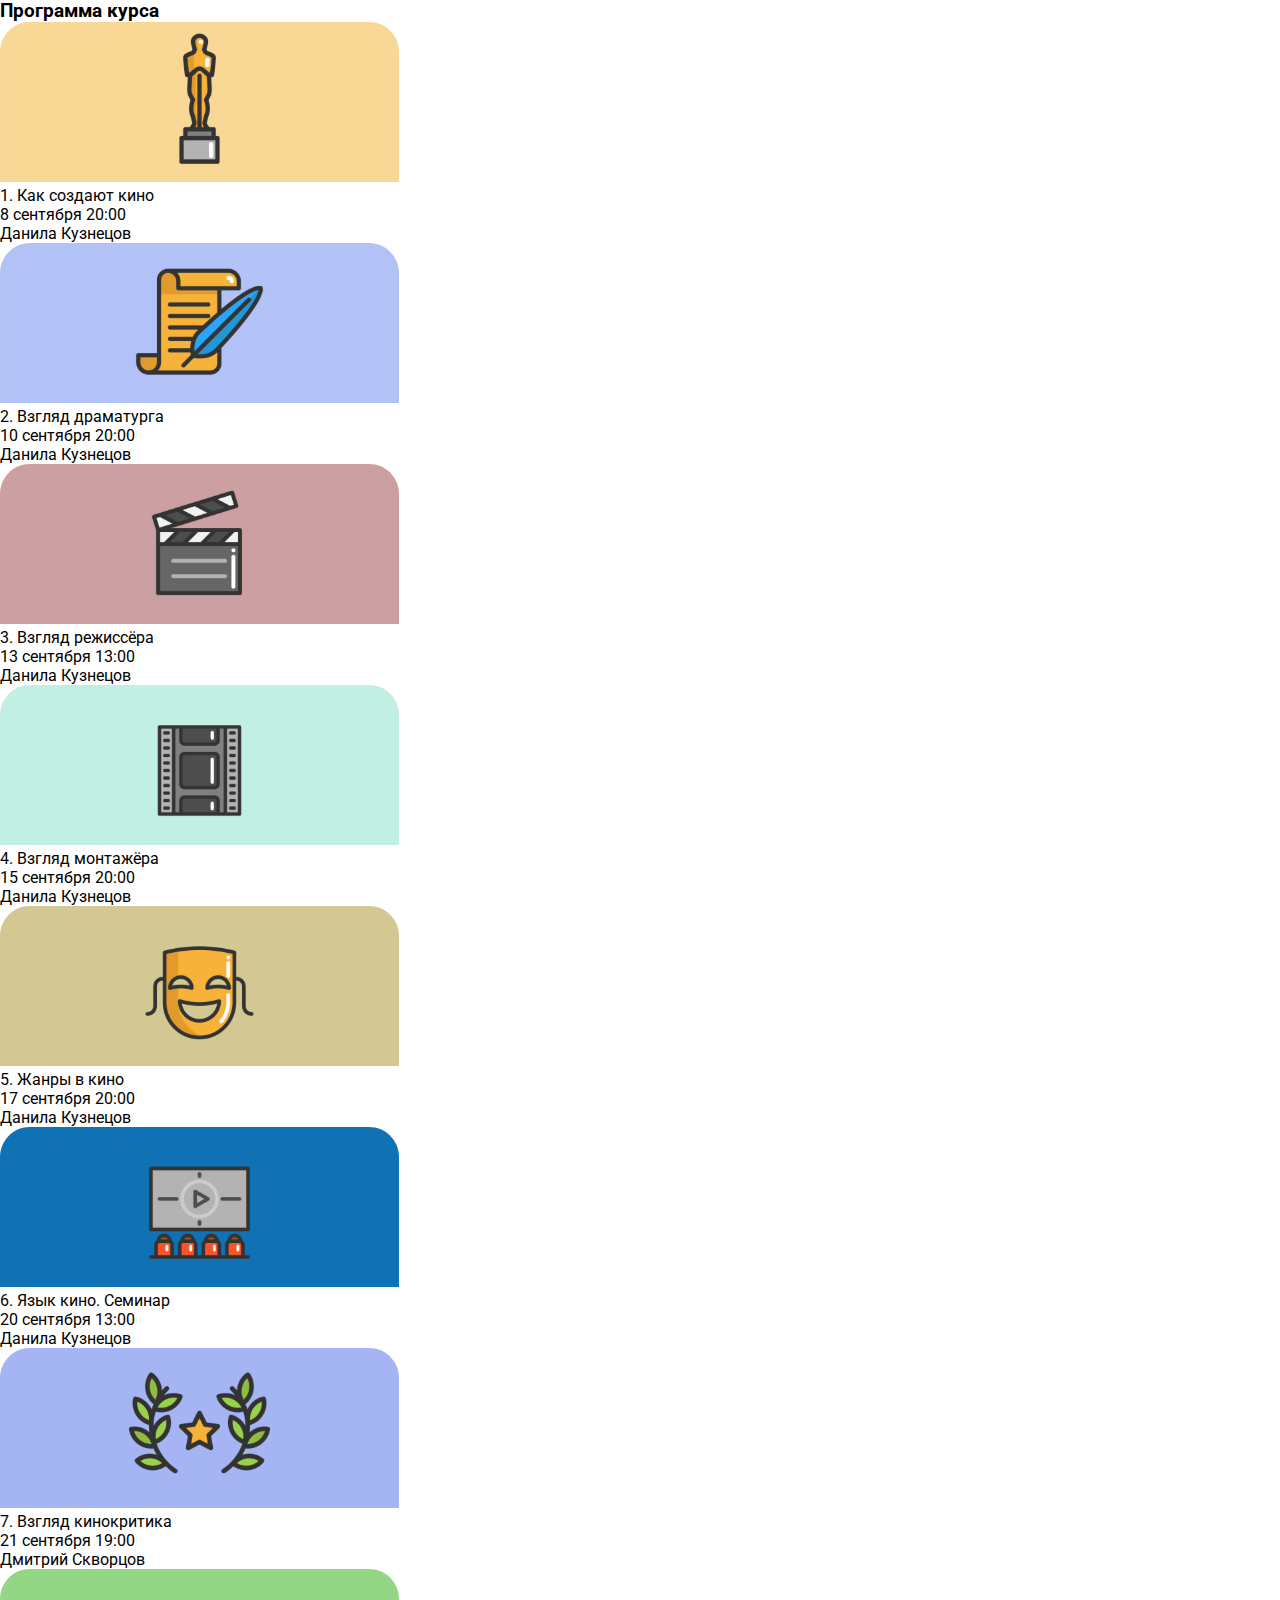
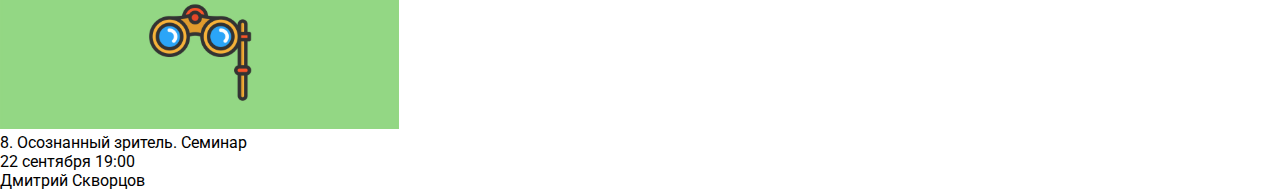
<file: index.html>
<!DOCTYPE html>
<html lang="en">

<head>
    <meta charset="UTF-8">
    <meta name="viewport" content="width=device-width, initial-scale=1.0">
    <link rel="stylesheet" href="style.css">
    <title>Document</title>
</head>

<body>
    <h3>Программа курса</h3>
    <div class="main">
        <div class="main-text">
            <img src="Rectangle 5.svg" alt="">
            <p class="one">1. Как создают кино</p>
            <p class="two">8 сентября 20:00 <br>
                Данила Кузнецов</p>
        </div>
        <div class="main-text">
            <img src="Rectangle 7.svg" alt="">
            <p class="one">2. Взгляд драматурга</p>
            <p class="two">10 сентября 20:00 <br>
                Данила Кузнецов</p>
        </div>
        <div class="main-text">
            <img src="Rectangle 9.svg" alt="">
            <p class="one">3. Взгляд режиссёра</p>
            <p class="two">13 сентября 13:00 <br>
                Данила Кузнецов</p>
        </div>
        <div class="main-text">
            <img src="Rectangle 13.svg" alt="">
            <p class="one">4. Взгляд монтажёра</p>
            <p class="two">15 сентября 20:00 <br>
                Данила Кузнецов</p>
        </div>
        <div class="main-text">
            <img src="Rectangle 14.svg" alt="">
            <p class="one">5. Жанры в кино</p>
            <p class="two">17 сентября 20:00 <br>
                Данила Кузнецов</p>
        </div>
        <div class="main-text">
            <img src="Rectangle 15.svg" alt="">
            <p class="one">6. Язык кино. Семинар</p>
            <p class="two">20 сентября 13:00 <br>
                Данила Кузнецов</p>
        </div>
        <div class="main-text">
            <img src="Rectangle 19.svg" alt="">
            <p class="one">7. Взгляд кинокритика</p>
            <p class="two">21 сентября 19:00 <br>
                Дмитрий Скворцов</p>
        </div>
        <div class="main-text">
            <img src="Rectangle 20.svg" alt="">
            <p class="one">8. Осознанный зритель.
                Семинар</p>
            <p class="two">22 сентября 19:00 <br>
                Дмитрий Скворцов</p>
        </div>
    </div>

</body>

</html>
</file>
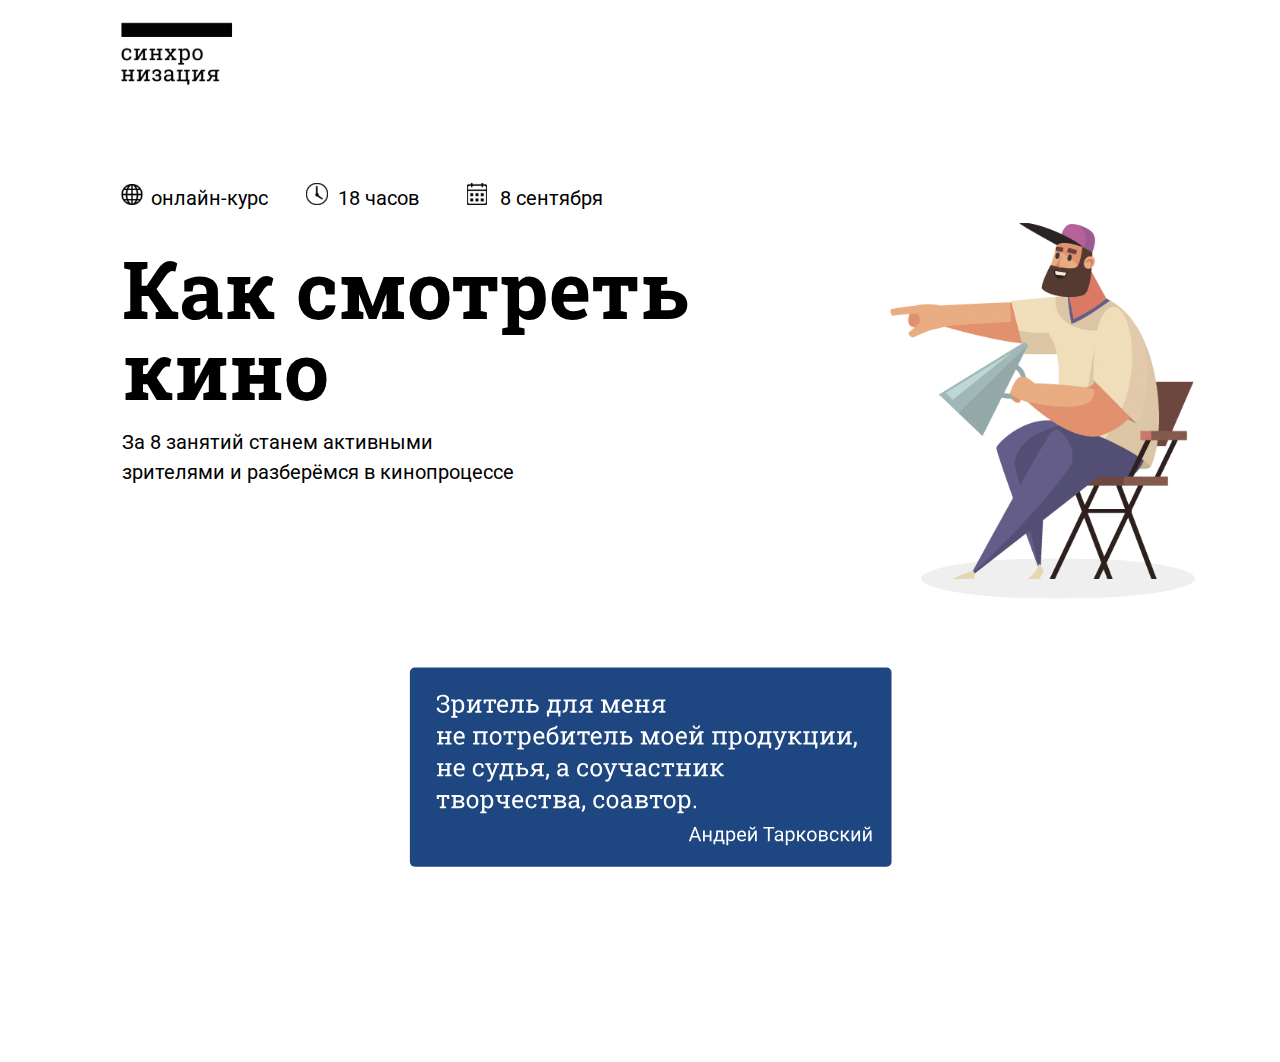
<file: fatima.html>
<!DOCTYPE html>
<html lang="ru">
<head>
    <meta charset="UTF-8">
    <meta name="viewport" content="width=device-width, initial-scale=1.0">
    <title>How Can Watch Kino</title>
    <link rel="preconnect" href="https://fonts.googleapis.com">
    <link rel="preconnect" href="https://fonts.gstatic.com" crossorigin>
    <link href="https://fonts.googleapis.com/css2?family=Montserrat:ital,wght@0,100..900;1,100..900&family=Noto+Sans+Georgian:wght@100..900&family=Roboto+Slab:wght@100..900&family=Roboto:ital,wght@0,100;0,300;0,400;0,500;0,700;0,900;1,100;1,300;1,400;1,500;1,700;1,900&display=swap" rel="stylesheet">
    <link rel="preconnect" href="https://fonts.googleapis.com">
    <link rel="preconnect" href="https://fonts.gstatic.com" crossorigin>
    <link href="https://fonts.googleapis.com/css2?family=Montserrat:ital,wght@0,100..900;1,100..900&family=Noto+Sans+Georgian:wght@100..900&family=Roboto+Slab:wght@100..900&family=Roboto:ital,wght@0,100;0,300;0,400;0,500;0,700;0,900;1,100;1,300;1,400;1,500;1,700;1,900&display=swap" rel="stylesheet">    
    <link rel="stylesheet" href="fatima.css">
</head>
<body>
    <div class="container">
        <div class="header">
        <img class="sync" src="logo_mobile_black 2.svg"  alt="sync">
        <ul>
            <li class="online"> онлайн-курс </li>
            <img class="globe" src="Frame.svg" alt="globe">
            <li class="hour"> 18 часов </li>
            <img class="clock" src="Frame (1).svg" alt="clock">
            <li class="september"> 8 сентября </li>
            <img class="calendar" src="Frame (2).svg" alt="calendar">
        </ul>
        </div>
        <div class="main">
        <h1>Как смотреть кино</h1>
        <h6>За 8 занятий станем активными зрителями и разберёмся в кинопроцессе</h6>
        <img class="director" src="Frame (3).svg" alt="director">
        <img class="ellipse" src="Ellipse 14.svg" alt="ellipse">
        </div>
        <div class="footer">
            <img class="author" src="Frame (4).svg" alt="author">
        </div>
</body>
</file>
<file: style.css>
@import url('https://fonts.googleapis.com/css2?family=Lato:ital,wght@0,100;0,300;0,400;0,700;0,900;1,100;1,300;1,400;1,700;1,900&family=Montserrat:ital,wght@0,100;0,200;0,300;0,400;0,500;0,600;0,700;0,800;0,900;1,100;1,200;1,300;1,400;1,500;1,600;1,700;1,800;1,900&family=Roboto+Mono:ital,wght@0,100;0,200;0,300;0,400;0,500;0,600;0,700;1,100;1,200;1,300;1,400;1,500;1,600;1,700&family=Roboto:ital,wght@0,100;0,300;0,400;0,500;0,700;0,900;1,100;1,300;1,400;1,500;1,700;1,900&display=swap');
@import url('https://fonts.googleapis.com/css2?family=Lato:ital,wght@0,100;0,300;0,400;0,700;0,900;1,100;1,300;1,400;1,700;1,900&family=Montserrat:ital,wght@0,100;0,200;0,300;0,400;0,500;0,600;0,700;0,800;0,900;1,100;1,200;1,300;1,400;1,500;1,600;1,700;1,800;1,900&family=Roboto+Mono:ital,wght@0,100;0,200;0,300;0,400;0,500;0,600;0,700;1,100;1,200;1,300;1,400;1,500;1,600;1,700&family=Roboto+Slab:wght@100;200;300;400;500;600;700;800;900&family=Roboto:ital,wght@0,100;0,300;0,400;0,500;0,700;0,900;1,100;1,300;1,400;1,500;1,700;1,900&display=swap');
*{
    margin:0;
    padding:0;
    box-sizing: border-box;
}
body{
    font-family: 'Roboto', sans-serif;
}

.course-statistics {
    background-color: #EFEFEF
}
.statistics-container{
    width:85%;
    margin:auto;
    padding: 90px 0;
}
.main-container {
    display: flex;
    flex-direction: column;
    width: 791px;
    height: 451px;
    border-radius: 30px;
    box-shadow: 1px 1px 20px 0px rgba(0, 0, 0, 0.25);
 }
 
 .image-container {
    margin-top: 10px;
 }
 
 .sub-div {
    
    margin-top: 10px;
    margin-left: 30px;
    width: 353px;
    height: 90px;
 }
 .bottom-part {
    display: flex;
    align-items: center; 
    justify-content: space-between;
    width: 75%; 
 } 
 .statistics {
    color: #000;
    /* font-family: Roboto Slab; */
    font-size: 55px;
    font-style: normal;
    font-weight: 700;
    line-height: 101.385%;
    width: 987px;
    height: 93px;
 
 }
 
 .content-p {
    color: #000;
    /* font-family: Roboto; */
    font-size: 20px;
    font-style: normal;
    font-weight: 400;
    line-height: 150%;
    width: 700px;
    height: 203px;
    margin-top: 40px;
    margin-left: 45px;
 }
 
 .h-i {
    width: 190px;
    height: 169px;
    margin-left: 26px;
    margin-top: 10px;
 
 }
 
 .name {
    color: #000;
    /* font-family: Roboto Slab; */
    font-size: 30px;
    font-style: normal;
    font-weight: 700;
    line-height: 101.385%;
    width: 353px;
    height: 59px;
    flex-shrink: 0;
 }
 .f-i {
    width: 32px;
    height: 31px;
    flex-shrink: 0;
 }
 
 .image-container {
    width: 190px;
    height: 169px;
 }
 @media screen and (max-width: 1280px) and (min-width: 992px) {
    .main-container {
       width: 65%;
       height: 300px;
       border-radius: 17.375px;
       box-shadow: 0.57917px 0.57917px 11.58333px 0px rgba(0, 0, 0, 0.25);
       justify-content: space-between;
    }
    .statistics {
       width: 590.638px;
       height: 53.863px;
       font-size: 36px;
    }
    .content-p {
       width: 91%;
       height: 117.571px;
       font-size: 17px;
       margin-top: 23px;
       margin-left: 26px;
    }
    .h-i {
       width: 110.042px;
       height: 97.879px;
       margin-left:15px;
    }
    .bottom-part{
        margin-top: 10px;
        justify-content: space-between;
        width:60%;
        margin-bottom: 10px;
    }
    .name {
       width: 204.446px;
       height: 34.171px;
       font-size: 19px;
    }
    .f-i {
       width: 25px;
       height: 25px;
    }
    .image-container {
       width: 110.042px;
       height: 97.879px;
    }
    .sub-div {
       margin-top: 10px;
       margin-left: 17px;
       width: 204px;
       height: 52.3px;
    }
 }
 @media screen and (max-width: 991px) and (min-width: 800px) {
    .main-container {
       width: 92%;
       height: 327px;
       border-radius: 13.979px;
       box-shadow: 0.46597px 0.46597px 9.31944px 0px rgba(0, 0, 0, 0.25);
    }
    .statistics {
       width: 70%;
       height: 69px;
       font-size: 26px;
       margin-bottom: 2%;
    }
    .bottom-part{
        margin-top: 15px;
        width:54%;
        margin-bottom: 15px;
    }
    .content-p {
       width: 92%;
       height: 144px;
       font-size: 18px;
       margin-top: 18px;
       margin-left: 21px;
    }
    .h-i {
       width: 193px;
       height: 125px;
       margin-left:12px;
       margin-top: 0px;
      
    }
    .name {
       width: 200px;
       height: 32.729px;
       font-size: 17px;
    }
    .f-i {
       width: 25px;
       height: 25px;
    }
    .image-container {
       width: 80px;
       height: 115px;
    }
    .sub-div {
       margin-top: 10px;
       width: 164.488px;
       width:50%;
       height: 50.695px;
    }
 }
 @media screen and (max-width:800px) and (min-width:720px) {
    .main-container {
        width: 610px;
        height: 352px;
     }
     .statistics {
        width: 70%;
        height: 69px;
        font-size: 26px;
        margin-bottom: 2%;
     }
     .bottom-part{
         margin-top: 0px;
         width: 65%;
         margin-bottom: 15px;
     }
     .content-p {
        width: 549px;
        height: 189px;
        font-size: 18px;
        margin-top: 18px;
        margin-left: 21px;
     }
     .h-i {
        width: 157px;
        height: 125px;
        margin-left:12px;
        margin-top: 0px;
       
     }
     .name {
        width: 258px;
        height: 45px;
        font-size: 24px;
     }
     .f-i {
        width: 25px;
        height: 25px;
     }
     .image-container {
        width: 80px;
        height: 115px;
     }
     .sub-div {
        margin-top: 10px;
        margin-left: 11px;
        width: 164.488px;
        width:50%;
        height: 50.695px;
     }
  }
 
 @media screen and (max-width: 720px) and (min-width: 490px){
    .main-container {
        height: 90%;
        width: 100%;
     }
    .statistics {
        font-size: 24px;
        width: fit-content;
     }
     .content-p {
        font-size: 17px;
        width: 85%;
        height: 80%;
     }
     .h-i {
        width: 85px;
        height: 85px;
        margin-top: 8px;
     }
     .name {
        width: 200px;
        height: 19px;
        font-size: 16px;
     }
     .f-i {
        width: 23px;
     }
     .sub-div {
        margin-left: 0px;
     }
     .image-container {
        height: 148px;
     }
 }
 @media screen and (max-width: 490px) and (min-width: 320px){
    .main-container {
        height: 90%;
        width: 100%;
     }
    .statistics {
        font-size: 22px;
        width: fit-content;
     }
     .content-p {
        font-size: 15px;
        width: 80%;
     }
     .h-i {
        width: 70px;
        height: 70px;
        margin-top: 8px;
     }
     .f-i {
        width: 22px;
        height: 24px;
     }
     .name {
        width: 150px;
        height: 20px;
        font-size: 13px;
     }
     .bottom-part{
        margin-bottom: 8px;
        margin-top: 45px;
     }
     .image-container {
        width: 100px;
        height: 100px;
     }
     .sub-div {
        height: 56px;
     }
 }
 @media screen and (max-width: 390px) and (min-width: 320px){
    .statistics {
        width: 100%;
    }
    .main-container {
        width: 94%;
        height: 450px;
     }
     .content-p{
        width: 77%;
        font-size: 13px;
        height: 100%;
     }
     .bottom-part {
        margin-top: 0px;
     }
.sub-div {
    margin-left: 13px;
}
 }


 .lmain-container{
    background: #9DC9C8;
    padding: 90px 0;
 }
 .lmain{
    width:85%;
    margin:auto;
    height: 530px;
    flex-shrink: 0;
    }
    .lcourse{
        width: 908px;
    height: 66px;
    flex-shrink: 0;
        color: #000;
    font-size: 55px;
    font-style: normal;
    font-weight: 700;
    line-height: 101.385%;
    margin-bottom: 54px;
    
    }
    .lone{
    width: 170px;
    height: 32px;
    flex-shrink: 0;
    color: #000;
    font-size: 25px;
    font-style: normal;
    font-weight: 400;
    }
    .lnumber{
        width: 481px;
    height: 158px;
    flex-shrink: 0;
    color: #000;
    font-size: 80px;
    font-style: normal;
    font-weight: 400;
    margin-top: -10px;
    margin-bottom: 0px;
    }
    .ltwo{
        width: 294px;
    height: 32px;
    flex-shrink: 0;
    color: #000;
    font-size: 25px;
    font-style: normal;
    font-weight: 400;
    }
    .lthree{
        width: 294px;
    height: 70px;
    flex-shrink: 0;
    color: #000;
    font-size: 18px;
    font-style: normal;
    font-weight: 400;
    }
    .lfour{
        width: 322px;
    height: 32px;
    flex-shrink: 0;
    color: #000;
    font-family: Roboto;
    font-size: 25px;
    font-style: normal;
    font-weight: 400;
    }
    .lfive{
        width: 294px;
    height: 70px;
    flex-shrink: 0;
    color: #000;
    font-size: 18px;
    font-style: normal;
    font-weight: 400;
    line-height: 101.385%; 
    }
    .lcommon{
        display: flex;
        justify-content: space-between;
        width:40%;
    }
    .lright{
        padding-left: 70px;
    }
    @media  screen and (max-width:1280px) and (min-width:992px) {
        .lcourse{
            width: 500px;
            height: 38px;
            font-size: 32px;
            margin-bottom: 31px;
        }
        .lmain{
            height: 400px;
        }
        .lone{
            width: 98px;
            height: 18px;
            font-size: 16px;
            margin: 10px 0;
        }
        .lnumber{
            width: 278px;
            height: 104px;
            font-size: 46px;
        }
        .ltwo .lfour{
            width: 170px;
            height: 18px;
            font-size: 14px;
        }
        .lthree .lfive{
            width: 170px;
            height: 40px;
            font-size: 10px;
        }
        .ltwo .lfour{
            margin-bottom: 5px;
            margin-right: 40px;
        }
        .lthree{
            margin-right: 40px;
        }
        .lcommon{
            margin-bottom: 80px;
        }
    }
    @media screen and (max-width:992px) and (min-width:320px) {
        .lmain{
            height: 350px;
        }
        
        .lcourse{
            width: 45%;
            height: 63px;
            font-size: 26px;
            margin-bottom: 20px;
        }
        .lone{
            width: 79px;
            height: 14px;
            font-size: 14px;
            margin-bottom: 14px;
        }
        .lnumber{
          width: 224px;
          height: 84px;
          font-size: 37px;
        }
        .ltwo{
            width: 151px;
            height: 14px;
            font-size: 16px;
            margin-bottom: 10px;
        }
        .lthree{
            width: 150px;
            height: 35px;
            font-size: 14px;
        }
        .lfour{
            width: 151px;
            height: 14px;
            font-size: 16px;
            margin-bottom: 10px;
        }
        .lfive{
            width: 140px;
            height: 38px;
            font-size: 13px;
        }
        .lright{
            margin-left: 30px;
        }
    
    }
    @media screen and (max-width:440px) and (min-width:320px){
        .lcommon{
            flex-direction: column;
        }
        .lthree{
            width:200px;
            height:80px;
        }
        .lfive{
            width:160px;
        }
        .lright{
            padding-left:0px;
            margin-left:0px;
        }
        .lcourse{
            height:84px;
        }

    }
    footer{
        width: 100%;
      height: 390px;
    flex-shrink: 0;
    background: #000;
    }
    .footer-container{
        width:85%;
        margin: auto;
    }
    .llogo{
        width: 115px;
    height: 68px;
    margin-top: 50px;
    margin-bottom: 30px;
    }
    .lplus{
        width: 230px;
    height: 40px;
    flex-shrink: 0;
    color: #FFF;
    font-size: 25px;
    font-style: normal;
    font-weight: 400;
    margin: 0;
    }
    .lmail{
    width: 269px;
    height: 40px;
    flex-shrink: 0;
    color: #FFF;
    font-size: 25px;
    font-style: normal;
    font-weight: 400;
    margin: 0;
    }
    .llast{
        width: 230px;
    height: 40px;
    flex-shrink: 0;
    color: #FFF;
    font-size: 18px;
    font-style: normal;
    font-weight: 400;
    margin-top: 100px;
    padding-top: 42px;
    }
    .lbig{
        width: 100%;
        display: flex;
        justify-content: space-between;
        align-items: center;
        margin-bottom: 50px;
        flex-wrap: wrap;
    }
    .lphone{
        display: flex;
        margin-top: 59px;
        align-items: baseline;
    }
    .lwhite{
        display: flex;
        align-items: baseline;
    }
    .lphone img{
        margin-right: 18px;
    }
    .lwhite img{
        margin-right: 18px;
    }
    .lphotos img{
        margin-right: 18px;
    }
    .right1{
        height: 200px;
        width: 35%;
        text-align: end;
    }
    .lleft1{
        width: 55%;
    }
    @media  screen and (max-width:1279px) and (min-width:992px) {
        .lbig{
            display: flex;
            justify-content: space-between;
            align-items: flex-start;
            margin-bottom: 50px;
            padding-top: 40px;
        }
        .lleft1{
            flex-grow: 1;
            width: 55%;
            margin-left: 15px;
        }
        .right1{
            margin-left: 20px;
            margin-top: 20px;
            height: auto;
            width: 35%;
        }
        .llast{
            width: 85%;
            height: 19px;
            margin-top:0px;
            padding: 0;
            font-size: 16px;
            text-align: start;
        }
        .llogo{
            width: 66px;
            height: 39px;
            margin-top: 29px;
            margin-bottom: 0px;
        }
        .lphotos img{
            width: 19px;
            height: 19px;
            margin-right: 10px;
            margin-top: 17px;
            margin-bottom: 85px;
        
        }
        .lphone img{
            width: 15px;
            height: 15px;
            margin-right: 10px;
            margin-top: 0px;
        }
        .lphone{
            margin-top:0px;
        }
        .lphotos{
            margin-bottom: 0px;
        }
        .lwhite img{
            width: 15px;
            height: 10px;
            margin-top: 14px;
        }
        .lplus{
            width: 133px;
            height: 23px;
            font-size: 14px;
            margin-top: 0px;
        }
        .lmail{
            width: 155px;
            height: 23px;
            font-size: 14px;
        }
        .llast{
            width: 85%;
            height: 19px;
            margin-top:0px;
            padding: 0;
            font-size: 16px;
            text-align: start;
            padding-left: 15px;
        }
        .footer{
            width: 100%;
            height: 320px;
        }
    
    }
    @media screen and (max-width:991px) and (min-width:320px) {
        .llogo{
            width: 53px;
            height: 31px;
            margin-top: 23px;
            margin-bottom: 0px;
        }
        .lphotos img{
            width: 15px;
            height: 15px;
            margin-right: 8px;
            margin-top: 13px;
        }
        .lphone img{
            width: 12px;
            height: 12px;
            margin-right: 8px;
            margin-top: 0px;
        }
        .lphone{
            margin-top: 47px;
        }
        .lplus{
            width: 107px;
            height: 18px;
            font-size: 12px;
            margin-top: 0px;
        }
        .lwhite img{
            width: 12px;
            height: 8px;
            margin-top: 14px;
        }
        .lmail{
            width: 125px;
            height: 19px;
            font-size: 12px;
        }
        .llast{
            width: 85%;
            height: 19px;
            margin-top:0px;
            padding: 0;
            font-size: 16px;
            text-align: start;
        }
        .footer-container{
            height: 280px;
        }
        .lbig{
            display: flex;
            flex-wrap: wrap;
          }
          .lleft1{
            width: 100%;
          }
          footer{
            height: 350px;
          }
    }
</file>
<file: fatima.css>
body{
  width: 1400px;
  height: 1046px;
  font-family: Roboto, Roboto Slab;
}
.sync{
  position: absolute;
  width: 112px;
  height: 66px;
  left: 121px;
  top: 21px;
  margin: 0 auto;
}
li{
  list-style-type: none;
}
.online{
  position: absolute;
  width: 130px;
  height: 32px;
  left: 151px;
  top: 187px;
  margin: 0 auto;
}
.hour{
  position: absolute;
  width: 130px;
  height: 32px;
  left: 338px;
  top: 187px;
  margin: 0 auto;
}
.september{
  position: absolute;
  width: 130px;
  height: 32px;
  left: 500px;
  top: 187px;
  margin: 0 auto;
}
ul{
  display: flex;
  justify-content: space-between;
  font-family: 'Roboto';
  font-style: normal;
  font-weight: 400;
  font-size: 20px;
  line-height: 115%;
  margin: 0 auto;
}
.globe{
  position: absolute;
  width: 22px;
  height: 21px;
  left: 121px;
  top: 184px;
  margin: 0 auto;
}
.clock{
  position: absolute;
  width: 22px;
  height: 22px;
  left: 306px;
  top: 183px;
  margin: 0 auto;
}
.calendar{
  position: absolute;
  width: 20px;
  height: 22px;
  left: 467px;
  top: 183px;
  margin: 0 auto;
}
h1{
  position: absolute;
  width: 628px;
  height: 190px;
  left: 122px;
  top: 248px;
  font-family: 'Roboto Slab';
  font-style: normal;
  font-weight: 700;
  font-size: 80px;
  line-height: 101.38%;
  margin: 0 auto;
}
h6{
  position: absolute;
  width: 414px;
  height: 62px;
  left: 122px;
  top: 427px;
  font-family: 'Roboto';
  font-style: normal;
  font-weight: 400;
  font-size: 20px;
  line-height: 150%;
  margin: 0 auto;
}
.director{
  position: absolute;
  width: 304px;
  height: 356px;
  left: 890px;
  top: 223px;
  margin: 0 auto;
}
.ellipse{
  position: absolute;
  width: 274px;
  height: 41px;
  left: 921px;
  top: 558px;
  margin: 0 auto;
  clip-path: ellipse(170px 20px);
  z-index: -1;
}
.author{
  position: absolute;
  width: 483.63px;
  height: 200.02px;
  left: 409.39px;
  top: 666.62px;
  margin: 0 auto;
}
@media (max-width: 991px) {
  .body{
    width: 834px;
    height: 633px;
    top: -512px;
    left: 891px;
  }
  .sync{
    position: absolute;
    width: 64.87px;
    height: 38.23px;
    left: 70.08px;
    top: 22px;
}
  ul{
    font-family: 'Roboto';
    font-style: normal;
    font-weight: 400;
    font-size: 12px;
    line-height: 115%;
    display: flex;
    justify-content: space-between;
    margin: 0 auto;
}  
  .online{
    position: absolute;
    width: 75.29px;
    height: 18.53px;
    left: 87.45px;
    top: 118.14px;
    margin: 0 auto;
}
  .globe{
    position: absolute;
    width: 12.74px;
    height: 12.16px;
    left: 70.08px;
    top: 116.4px;
    margin: 0 auto;
}
  .hour{
    position: absolute;
    width: 75.29px;
    height: 18.53px;
    left: 195.76px;
    top: 118.14px;
    margin: 0 auto;
}
  .clock{
    position: absolute;
    width: 12.74px;
    height: 12.74px;
    left: 177.23px;
    top: 115.83px;
    margin: 0 auto;
}
  .september{
    position: absolute;
    width: 75.29px;
    height: 18.53px;
    left: 289.58px;
    top: 118.14px;
    margin: 0 auto;
}
  .calendar{
    position: absolute;
    width: 11.58px;
    height: 12.74px;
    left: 270.47px;
    top: 115.83px;
    margin: 0 auto;
}
  h1{
    position: absolute;
    width: 363.72px;
    height: 110.04px;
    left: 70.66px;
    top: 144.2px;
    margin: 0 auto;
    font-weight: 700;
    font-size: 46px;
    line-height: 101.38%;
}
  h6{
    position: absolute;
    width: 264px;
    left: 71px;
    height: 36px;
    font-weight: 400;
    font-size: 12px;
    top: 257px;
    margin: 0 auto;
    line-height: 150%;
}
  .director{
    width: 176.07px;
    position: absolute;
    left: 515.46px;
    height: 206.18px;
    margin: 0 auto;
    top: 138.99px;
}
  .ellipse{
    width: 158.69px;
    position: absolute;
    left: 533.41px;
    height: 23.75px;
    top: 333.01px;
    margin: 0 auto;
    clip-path: ellipse(100px 15px);
    z-index: -1;
}
  .author{
    width: 280.11px;
    position: absolute;
    left: 237.1px;
    height: 115.83px;
    margin: 0 auto;
    top: 395.92px;
}
}
@media (max-width: 600px) {
  body{
    width: 375px;
    height: 776px;
    top: -512px;
    left: 1896px;
}
  .sync{
    width: 52.19px;
    position: absolute;
    left: 35px;
    height: 30.75px;
    margin: 0 auto;
    top: 36px;
}
  .online{
    width: 60.58px;
    position: absolute;
    left: 48.98px;
    height: 14.91px;
    font-weight: 400;
    top: 111.35px;
    line-height: 115%;
    font-size: 10px;
    margin: 0 auto;
}
  .globe{
    width: 10.25px;
    position: absolute;
    left: 35px;
    height: 9.79px;
    margin: 0 auto;
    top: 111.95px;
}
  .hour{
    width: 60.58px;
    position: absolute;
    left: 136.12px;
    height: 14.91px;
    font-weight: 400;
    top: 111.35px;
    line-height: 115%;
    font-size: 10px;
    margin: 0 auto;
}
  .clock{
    width: 10.25px;
    position: absolute;
    left: 121.21px;
    height: 10.25px;
    margin: 0 auto;
    top: 111.49px;
}
  .september{
    width: 60.58px;
    position: absolute;
    left: 211.6px;
    height: 14.91px;
    font-weight: 400;
    top: 111.35px;
    line-height: 115%;
    font-size: 10px;
    margin: 0 auto;
}
  .calendar{
    width: 9.32px;
    position: absolute;
    left: 196.23px;
    height: 10.25px;
    margin: 0 auto;
    top: 111.49px;
}
  h1{
    width: 292.63px;
    position: absolute;
    left: 35.47px;
    height: 88.53px;
    font-family: 'Roboto Slab';
    top: 134.32px;
    font-size: 37px;
    font-weight: 700;
    margin: 0 auto;
    line-height: 101.38%;
}
  h6{
    width: 212.4px;
    position: absolute;
    left: 35.74px;
    height: 28.96px;
    font-family: 'Roboto';
    top: 225.07px;
    font-size: 10px;
    font-weight: 400;
    margin: 0 auto;
    line-height: 150%;
}
  .director{
    width: 141.66px;
    position: absolute;
    left: 201px;
    height: 165.89px;
    margin: 0 auto;
    top: 254px;
}
  .ellipse{
    width: 127.68px;
    position: absolute;
    left: 215px;
    height: 19.1px;
    margin: 0 auto;
    top: 410px;
    clip-path: ellipse(80px 10px);
    z-index: -1;
}
  .author{
    width: 225.36px;
    position: absolute;
    left: 37.98px;
    height: 93.19px;
    margin: 0 auto;
    top: 467.75px;
}
}
</file>
